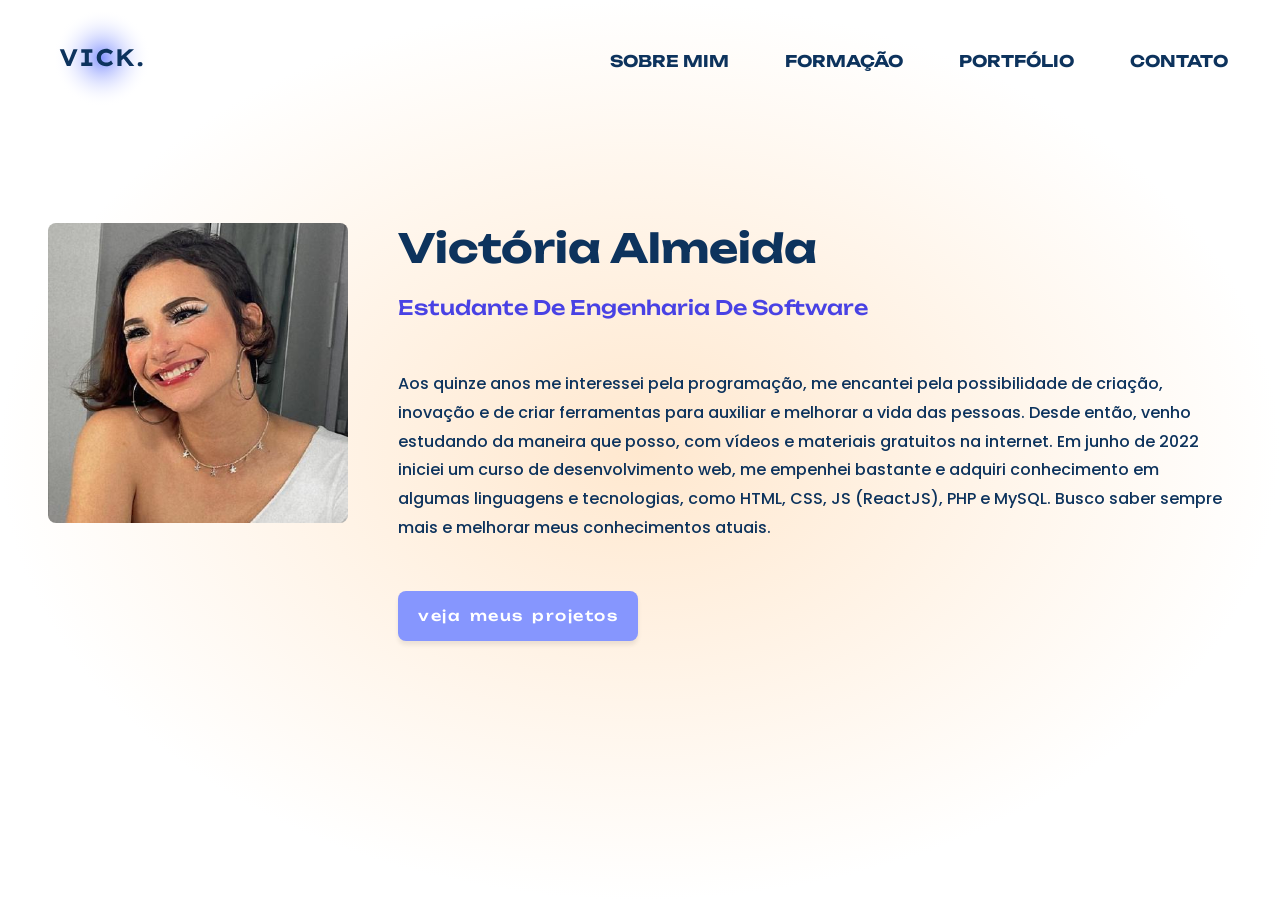
<file: index.html>
<!doctype html>
<html lang="pt-br">
  <head>
    <meta charset="UTF-8" />
    <meta name="viewport" content="width=device-width, initial-scale=1.0" />
    <title>Victória Almeida - Portfólio pessoal</title>
    <link rel="stylesheet" href="./assets/index.css" />
    <link rel="stylesheet" href="./assets/sobremim.css" />
    <link rel="stylesheet" href="./assets/header.css" />
    <script src="./script.js" defer></script>
  </head>
  <body>
    <header class="header">
      <div class="header-container">
        <div class="logo">
          <img src="./assets/imgs/logo.svg" alt="vick." />
        </div>

        <button class="btn-menu" id="btn-menu">
          <span class="menu-icon">☰</span>
        </button>

        <nav class="navbar" id="navbar">
          <ul class="navbar-links" id="nav-links">
            <li><a href="./index.html" class="link-header">Sobre mim</a></li>
            <li><a href="./formacao.html" class="link-header">Formação</a></li>
            <li>
              <a href="./portfolio.html" class="link-header">Portfólio</a>
            </li>
            <li><a href="./contato.html" class="link-header">Contato</a></li>
          </ul>
        </nav>
      </div>
    </header>
    <main class="container container-aboutme">
      <div class="img-container">
        <img src="./assets/imgs/victoria-almeida.jpg" alt="Victória Almeida" />
      </div>
      <section class="info">
        <h1 class="name">Victória Almeida</h1>
        <h2 class="position">Estudante de Engenharia de Software</h2>
        <p class="description-me">
          Aos quinze anos me interessei pela programação, me encantei pela
          possibilidade de criação, inovação e de criar ferramentas para
          auxiliar e melhorar a vida das pessoas. Desde então, venho estudando
          da maneira que posso, com vídeos e materiais gratuitos na internet. Em
          junho de 2022 iniciei um curso de desenvolvimento web, me empenhei
          bastante e adquiri conhecimento em algumas linguagens e tecnologias,
          como HTML, CSS, JS (ReactJS), PHP e MySQL. Busco saber sempre mais e
          melhorar meus conhecimentos atuais.
        </p>
        <a href="./portfolio.html">
          <button class="btn-projects">veja meus projetos</button>
        </a>
      </section>
    </main>
  </body>
</html>
</file>
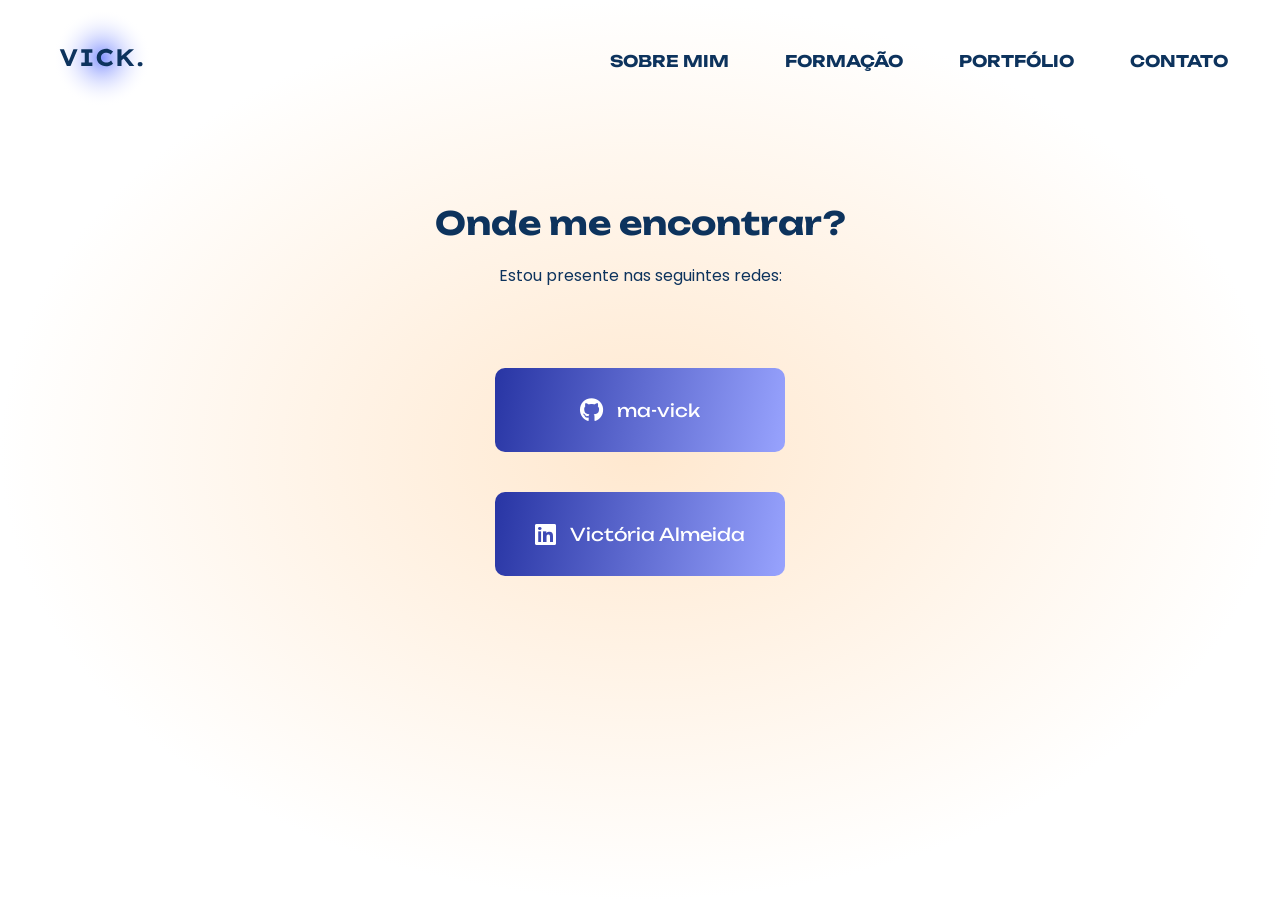
<file: contato.html>
<!doctype html>
<html lang="pt-br">
  <head>
    <meta charset="UTF-8" />
    <meta name="viewport" content="width=device-width, initial-scale=1.0" />
    <title>Victória Almeida - Portfólio pessoal</title>

    <link rel="stylesheet" href="./assets/index.css" />
    <link rel="stylesheet" href="./assets/header.css" />
    <link rel="stylesheet" href="./assets/contact.css" />
    <script src="./script.js" defer></script>

    <!-- Ícones -->
    <link
      rel="stylesheet"
      href="https://cdnjs.cloudflare.com/ajax/libs/font-awesome/6.5.0/css/all.min.css"
    />
  </head>

  <body>
    <header class="header">
      <div class="header-container">
        <div class="logo">
          <img src="./assets/imgs/logo.svg" alt="vick." />
        </div>

        <button class="btn-menu" id="btn-menu">
          <span class="menu-icon">☰</span>
        </button>

        <nav class="navbar" id="navbar">
          <ul class="navbar-links" id="nav-links">
            <li><a href="./index.html" class="link-header">Sobre mim</a></li>
            <li><a href="./formacao.html" class="link-header">Formação</a></li>
            <li>
              <a href="./portfolio.html" class="link-header">Portfólio</a>
            </li>
            <li><a href="./contato.html" class="link-header">Contato</a></li>
          </ul>
        </nav>
      </div>
    </header>

    <main class="container-contact">
      <h1>Onde me encontrar?</h1>

      <p class="where-p">Estou presente nas seguintes redes:</p>

      <ul class="social-medias-list">
        <li class="social-media">
          <a href="https://github.com/ma-vick" target="_blank">
            <i class="fa-brands fa-github"></i>
            <span class="nickname">ma-vick</span>
          </a>
        </li>

        <li class="social-media">
          <a
            href="https://www.linkedin.com/in/vict%C3%B3ria-almeida-bb28b2248/"
            target="_blank"
          >
            <i class="fa-brands fa-linkedin"></i>
            <span class="nickname">Victória Almeida</span>
          </a>
        </li>
      </ul>
    </main>
  </body>
</html>
</file>
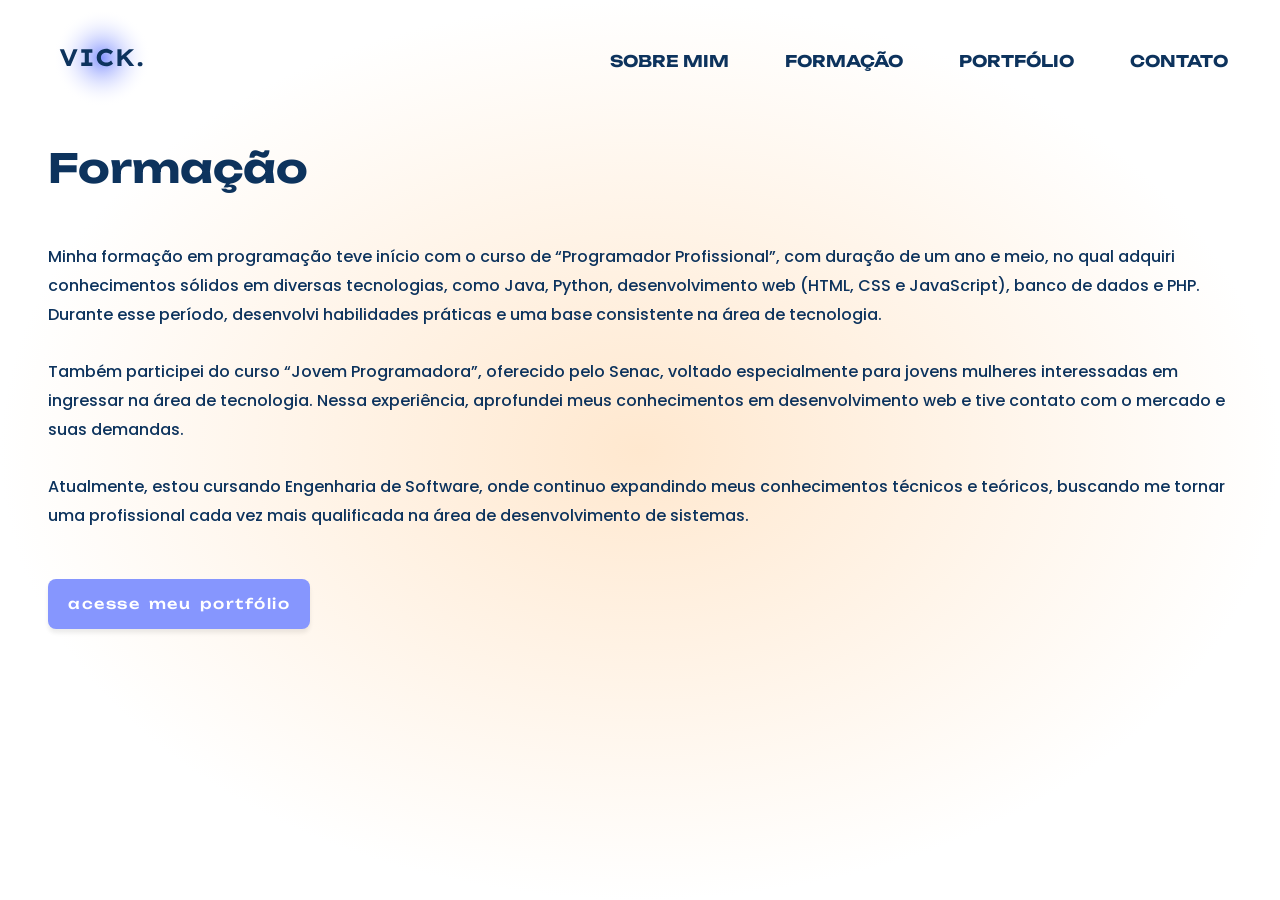
<file: formacao.html>
<!doctype html>
<html lang="pt-br">
  <head>
    <meta charset="UTF-8" />
    <meta name="viewport" content="width=device-width, initial-scale=1.0" />
    <title>Victória Almeida - Portfólio pessoal</title>
    <link rel="stylesheet" href="./assets/formacao.css" />
    <link rel="stylesheet" href="./assets/index.css" />
    <link rel="stylesheet" href="./assets/header.css" />
    <script src="./script.js" defer></script>
  </head>
  <body>
    <header class="header">
      <div class="header-container">
        <div class="logo">
          <img src="./assets/imgs/logo.svg" alt="vick." />
        </div>

        <button class="btn-menu" id="btn-menu">
          <span class="menu-icon">☰</span>
        </button>

        <nav class="navbar" id="navbar">
          <ul class="navbar-links" id="nav-links">
            <li><a href="./index.html" class="link-header">Sobre mim</a></li>
            <li><a href="./formacao.html" class="link-header">Formação</a></li>
            <li>
              <a href="./portfolio.html" class="link-header">Portfólio</a>
            </li>
            <li><a href="./contato.html" class="link-header">Contato</a></li>
          </ul>
        </nav>
      </div>
    </header>
    <main class="container container-aboutme">
      <section class="info">
        <h1 class="title">Formação</h1>
        <p class="description-me">
          Minha formação em programação teve início com o curso de “Programador
          Profissional”, com duração de um ano e meio, no qual adquiri
          conhecimentos sólidos em diversas tecnologias, como Java, Python,
          desenvolvimento web (HTML, CSS e JavaScript), banco de dados e PHP.
          Durante esse período, desenvolvi habilidades práticas e uma base
          consistente na área de tecnologia. <br><br> Também participei do curso “Jovem
          Programadora”, oferecido pelo Senac, voltado especialmente para jovens
          mulheres interessadas em ingressar na área de tecnologia. Nessa
          experiência, aprofundei meus conhecimentos em desenvolvimento web e
          tive contato com o mercado e suas demandas. <br><br> Atualmente, estou cursando
          Engenharia de Software, onde continuo expandindo meus conhecimentos
          técnicos e teóricos, buscando me tornar uma profissional cada vez mais
          qualificada na área de desenvolvimento de sistemas.
        </p>
        <a href="./portfolio.html">
          <button class="btn-projects">acesse meu portfólio</button>
        </a>
      </section>
    </main>
  </body>
</html>
</file>
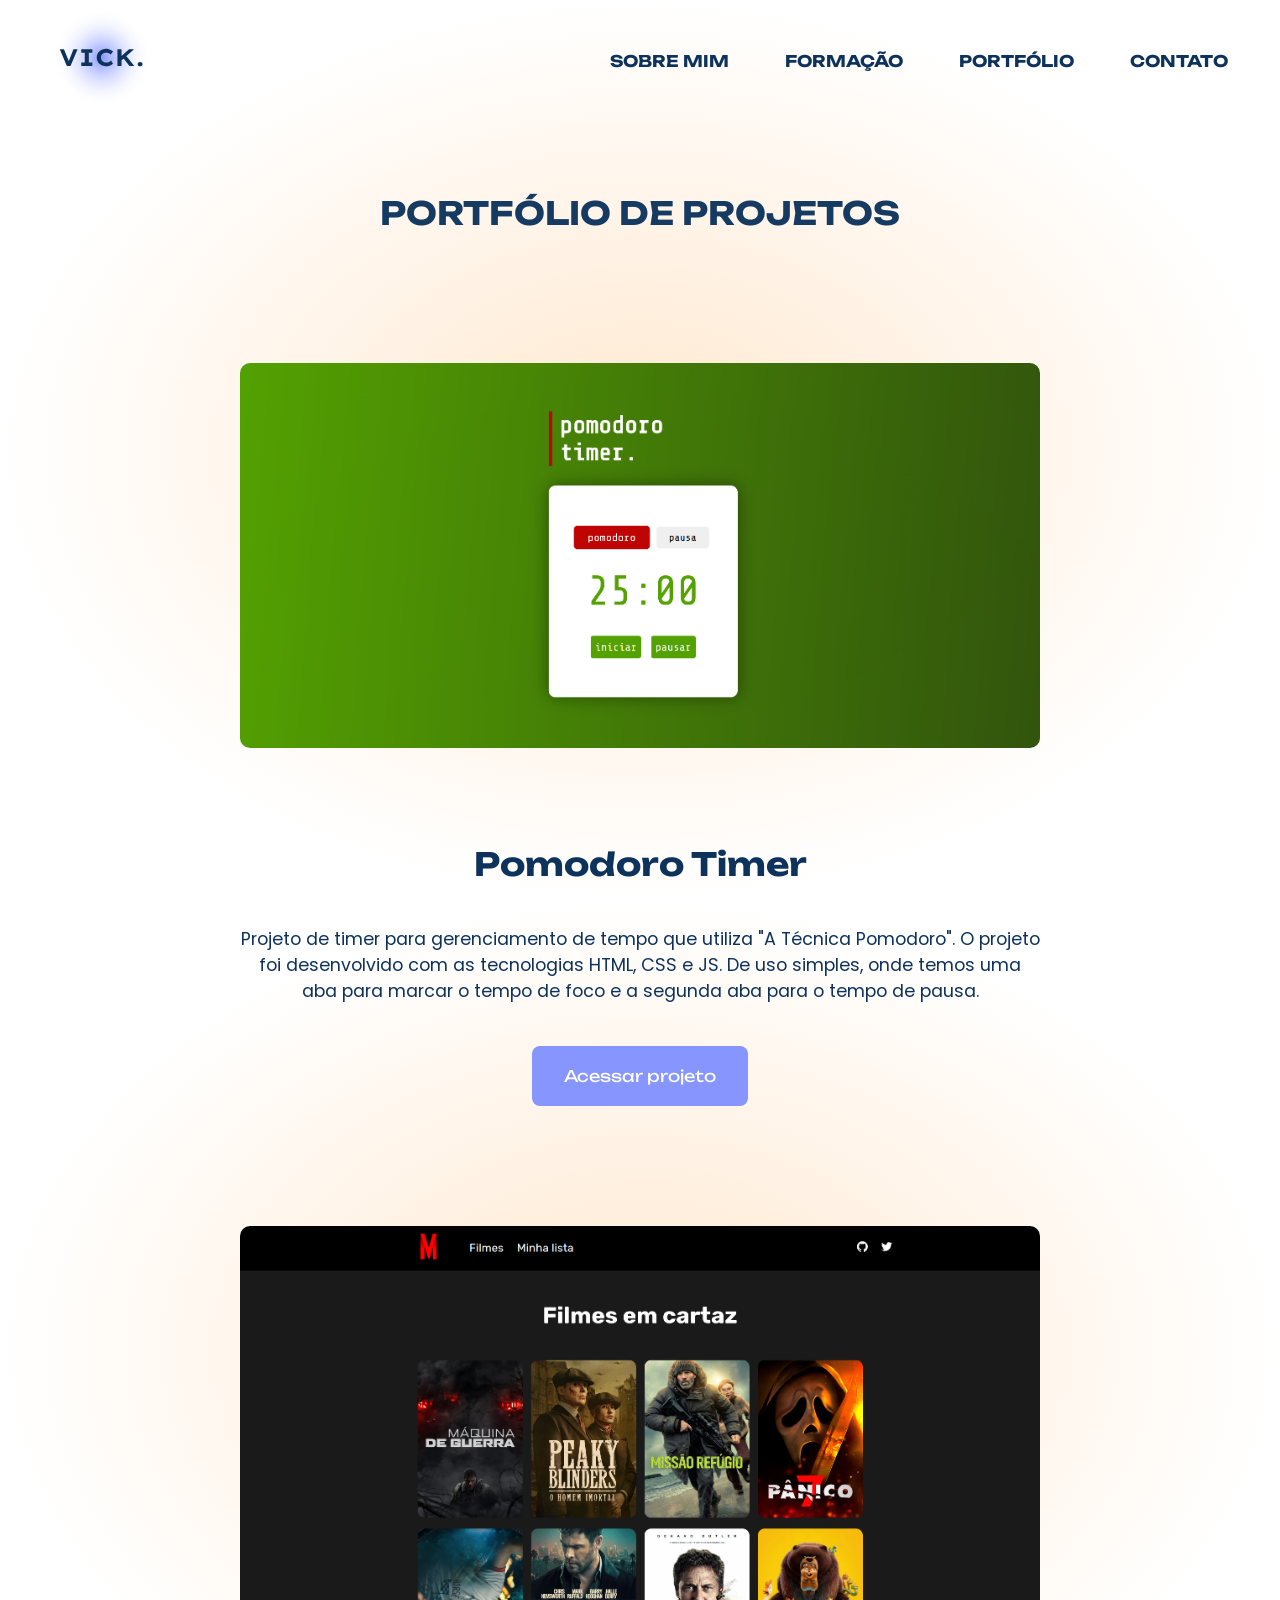
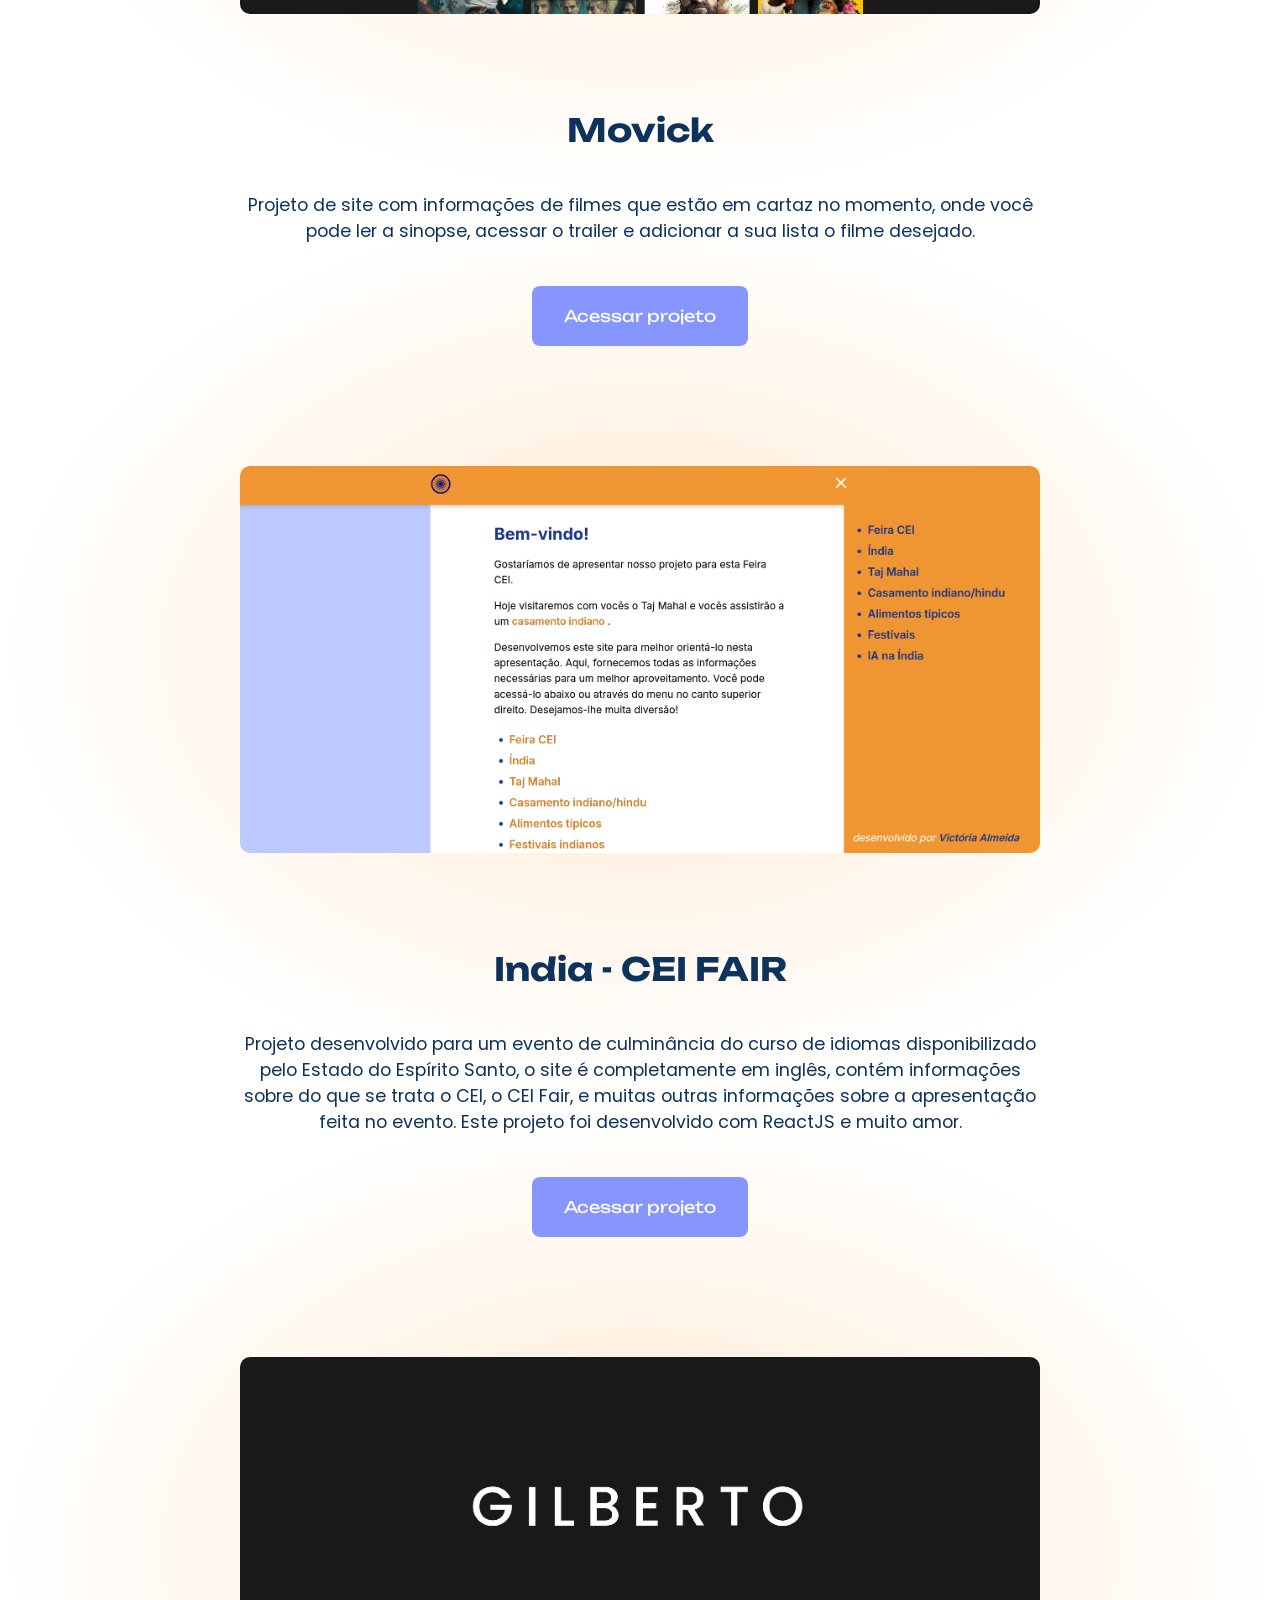
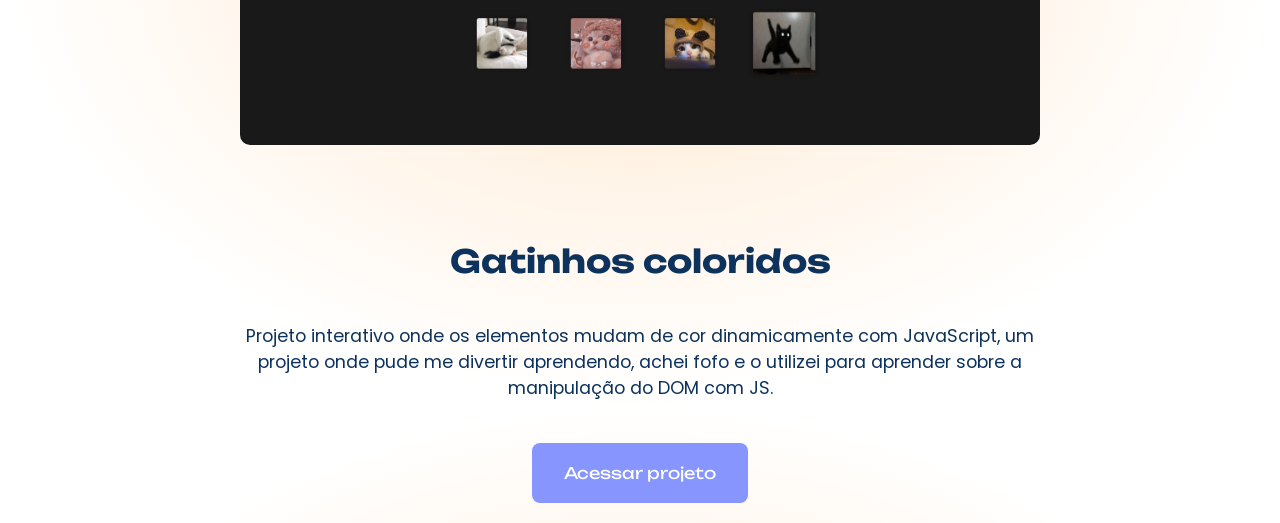
<file: portfolio.html>
<!doctype html>
<html lang="pt-br">
  <head>
    <meta charset="UTF-8" />
    <meta name="viewport" content="width=device-width, initial-scale=1.0" />
    <title>Victória Almeida - Portfólio pessoal</title>
    <link rel="stylesheet" href="./assets/index.css" />
    <link rel="stylesheet" href="./assets/header.css" />
    <link rel="stylesheet" href="./assets/portfolio.css" />
    <script src="./script.js" defer></script>
  </head>
  <body>
    <header class="header">
      <div class="header-container">
        <div class="logo">
          <img src="./assets/imgs/logo.svg" alt="vick." />
        </div>

        <button class="btn-menu" id="btn-menu">
          <span class="menu-icon">☰</span>
        </button>

        <nav class="navbar" id="navbar">
          <ul class="navbar-links" id="nav-links">
            <li><a href="./index.html" class="link-header">Sobre mim</a></li>
            <li><a href="./formacao.html" class="link-header">Formação</a></li>
            <li>
              <a href="./portfolio.html" class="link-header">Portfólio</a>
            </li>
            <li><a href="./contato.html" class="link-header">Contato</a></li>
          </ul>
        </nav>
      </div>
    </header>
    <main class="container main-projects">
      <h1 class="title-projects">Portfólio de projetos</h1>
      <section class="projects-container">
        <div class="content-project">
          <a target="_blank" href="https://ma-vick.github.io/pomodoro-timer/">
            <img src="./assets/imgs/pomodoro-img.png" alt="Pomodoro Timer" />
          </a>
          <h2>Pomodoro Timer</h2>
          <p class="description-project">
            Projeto de timer para gerenciamento de tempo que utiliza "A Técnica
            Pomodoro". O projeto foi desenvolvido com as tecnologias HTML, CSS e
            JS. De uso simples, onde temos uma aba para marcar o tempo de foco e
            a segunda aba para o tempo de pausa.
          </p>
          <a href="https://ma-vick.github.io/pomodoro-timer/" target="_blank">
            <button>Acessar projeto</button>
          </a>
        </div>

        <div class="content-project">
          <a target="_blank" href="https://movick.netlify.app/">
            <img src="./assets/imgs/movick-img.png" alt="Movick" />
          </a>
          <h2>Movick</h2>
          <p class="description-project">
            Projeto de site com informações de filmes que estão em cartaz no
            momento, onde você pode ler a sinopse, acessar o trailer e adicionar
            a sua lista o filme desejado.
          </p>
          <a href="https://movick.netlify.app/" target="_blank">
            <button>Acessar projeto</button>
          </a>
        </div>

        <div class="content-project">
          <a target="_blank" href="https://india-ceifair.netlify.app/">
            <img src="./assets/imgs/india-img.png" alt="India - CEI FAIR" />
          </a>
          <h2>India - CEI FAIR</h2>
          <p class="description-project">
            Projeto desenvolvido para um evento de culminância do curso de
            idiomas disponibilizado pelo Estado do Espírito Santo, o site é
            completamente em inglês, contém informações sobre do que se trata o
            CEI, o CEI Fair, e muitas outras informações sobre a apresentação
            feita no evento. Este projeto foi desenvolvido com ReactJS e muito
            amor.
          </p>
          <a href="https://india-ceifair.netlify.app/" target="_blank">
            <button>Acessar projeto</button>
          </a>
        </div>

        <div class="content-project">
          <a
            target="_blank"
            href="https://ma-vick.github.io/cats-change-color/"
          >
            <img
              src="./assets/imgs/gatinhos-img.png"
              alt="Gatinhos coloridos"
            />
          </a>
          <h2>Gatinhos coloridos</h2>
          <p class="description-project">
            Projeto interativo onde os elementos mudam de cor dinamicamente com
            JavaScript, um projeto onde pude me divertir aprendendo, achei fofo
            e o utilizei para aprender sobre a manipulação do DOM com JS.
          </p>
          <a
            href="https://ma-vick.github.io/cats-change-color/"
            target="_blank"
          >
            <button>Acessar projeto</button>
          </a>
        </div>
      </section>
    </main>
  </body>
</html>
</file>
<file: assets/index.css>
@import url("https://fonts.googleapis.com/css2?family=Unbounded:wght@200;300;400;500;600;700;800;900&display=swap");

@import url("https://fonts.googleapis.com/css2?family=Poppins:ital,wght@0,100;0,200;0,300;0,400;0,500;0,600;0,700;0,800;0,900;1,100;1,200;1,300;1,400;1,500;1,600;1,700;1,800;1,900&display=swap");

:root {
  --bg-color: #fff3e6;
  --font-color: #0d335d;
  --primary-color: #1a508b;
  --secundary-color: #8696fe;
  --primary-font: "Poppins", sans-serif;
  --secundary-font: "Unbounded", sans-serif;
}

* {
  margin: 0;
  padding: 0;
  box-sizing: border-box;
  font-family: var(--primary-font);
}

body,
html {
  height: 100%;
}

body {
  min-height: 100vh;
  color: var(--font-color);
  background: radial-gradient(50% 50% at 50% 50%, #ffe8cf 0%, #fff 100%);
  font-family: "Poppins", sans-serif;
}

h1,
h2,
a {
  font-family: "Unbounded", sans-serif;
}

.container {
  max-width: 1224px;
  margin: 0 auto;
  padding: 20px;
}

.selected {
  background: radial-gradient(50% 50% at 50% 50%, #ffcf9c 0%, transparent 100%);
}
</file>
<file: assets/sobremim.css>
.container-aboutme {
  display: flex;
  gap: 50px;
  padding: 100px 20px;
}

.img-container img {
  width: 300px;
  border-radius: 8px;
}

.name {
  font-size: 2.5rem;
  margin-bottom: 22px;
  color: #0d335d;
  font-family: "Unbounded", sans-serif;
  font-weight: 700;
}

.position {
  color: #4942e4;
  font-family: "Unbounded", sans-serif;
  font-size: 1.25rem;
  font-weight: 500;
  text-transform: capitalize;
}

.description-me {
  color: #0d335d;
  font-size: 1rem;
  font-weight: 500;
  line-height: 1.8rem;
  margin-top: 50px;
}

.btn-projects {
  cursor: pointer;
  border: none;
  border-radius: 8px;
  background: #8696fe;
  box-shadow: 0px 4px 4px 0px rgba(0, 0, 0, 0.08);
  padding: 16px 20px;
  margin-top: 48px;
  transition: 0.3s ease;
  text-decoration: none;
  color: #fff;
  font-size: .9rem;
  font-family: "Unbounded", sans-serif;
  font-weight: 500;
  letter-spacing: 1.5px;
  word-spacing: 3px;
}

.btn-projects:hover {
  background-color: #7386ff;
}

@media screen and (max-width: 770px) {
  .container {
    display: flex;
    flex-direction: column;
    align-items: center;
  }

  .img-container img {
    width: 220px;
  }

  .info {
    padding: 0 20px;
  }

  .name {
    font-size: 1.8rem;
  }

  .position {
    font-size: 1rem;
  }

  .description-me {
    font-size: .9rem;
    line-height: 25px;
    margin-top: 35px;
  }

  .btn-projects {
    font-size: .7rem;
  }
}
</file>
<file: assets/header.css>
.header-container {
  display: flex;
  align-items: center;
  justify-content: space-between;
  padding: 8px 24px;
  max-width: 1224px;
  margin: 0 auto;
}

a {
  color: black;
  text-decoration: none;
}

/* menu desktop */
.navbar-links {
  display: flex;
  align-items: center;
  gap: 56px;
  list-style: none;
}

/* links */
.link-header {
  color: #0d335d;
  font-family: "Unbounded", sans-serif;
  font-weight: 700;
  text-transform: uppercase;
  padding: 18px 0;
  font-size: 1rem;
}

.link-header:hover {
  background: radial-gradient(50% 50% at 50% 50%, #ffcf9c 0%, transparent 100%);
}

/* botão hamburguer */
.btn-menu {
  display: none;
  background: none;
  border: none;
}

.menu-icon {
  font-size: 2rem;
  cursor: pointer;
  color: #0d335d;
}

@media screen and (max-width: 770px) {
  .btn-menu {
    display: block;
  }

  .navbar {
    position: absolute;
    top: 70px;
    right: 0;
    width: 100%;
    background: white;
    display: none;
    flex-direction: column;
    align-items: center;
    padding: 20px 0;
    box-shadow: 0px 4px 10px rgba(0, 0, 0, 0.1);
  }

  .navbar.active {
    display: flex;
  }

  .navbar-links {
    flex-direction: column;
    gap: 20px;
  }
}
</file>
<file: assets/contact.css>
.container-contact {
  display: flex;
  flex-direction: column;
  align-items: center;
  text-align: center;
}

.container-contact h1 {
  font-family: "Unbounded", sans-serif;
  margin-top: 80px;
}

.where-p {
  margin: 20px 0;
  font-size: 1rem;
}

.social-medias-list {
  padding: 0;
  margin-top: 20px;
}

.social-media {
  list-style: none;
  margin: 40px 0;
}

.social-media a {
  display: flex;
  align-items: center;
  gap: 14px;
  justify-content: center;

  text-decoration: none;
  color: white;

  font-size: 1.1rem;

  background: linear-gradient(
    100deg,
    rgba(40, 53, 164, 1) 0%,
    rgba(152, 163, 254, 1) 100%
  );

  padding: 30px 40px;
  border-radius: 10px;

  transition: 0.3s ease;
}

.social-media a:hover {
  transform: scale(1.08);
  background: linear-gradient(
    0deg,
    rgba(40, 53, 164, 1) 0%,
    rgba(152, 163, 254, 1) 100%
  );
}

/* ícones */
.social-media i {
  font-size: 1.5rem;
}

/* nome */
.nickname {
  font-family: "Unbounded", sans-serif;
}

/* responsivo */
@media screen and (max-width: 770px) {
  .container-contact h1 {
    font-size: 1.3rem;
  }

  .where-p {
    font-size: 0.9rem;
    max-width: 90%;
  }

  .social-media a {
    font-size: 0.9rem;
    padding: 10px 25px;
  }
}
</file>
<file: assets/formacao.css>
.container-aboutme {
  display: flex;
  gap: 50px;
  padding: 100px 20px;
}

.img-container img {
  width: 300px;
  border-radius: 8px;
}

.title {
  font-size: 2.5rem;
  margin-bottom: 22px;
  color: #0d335d;
  font-family: "Unbounded", sans-serif;
  font-weight: 700;
}

.position {
  color: #4942e4;
  font-family: "Unbounded", sans-serif;
  font-size: 1.25rem;
  font-weight: 500;
  text-transform: capitalize;
}

.description-me {
  color: #0d335d;
  font-size: 1rem;
  font-weight: 500;
  line-height: 1.8rem;
  margin-top: 50px;
}

.btn-projects {
  cursor: pointer;
  border: none;
  border-radius: 8px;
  background: #8696fe;
  box-shadow: 0px 4px 4px 0px rgba(0, 0, 0, 0.08);
  padding: 16px 20px;
  margin-top: 48px;
  transition: 0.3s ease;
  text-decoration: none;
  color: #fff;
  font-size: .9rem;
  font-family: "Unbounded", sans-serif;
  font-weight: 500;
  letter-spacing: 1.5px;
  word-spacing: 3px;
}

.btn-projects:hover {
  background-color: #7386ff;
}

@media screen and (max-width: 770px) {
  .container {
    display: flex;
    flex-direction: column;
    align-items: center;
  }

  .img-container img {
    width: 220px;
  }

  .info {
    padding: 0 20px;
  }

  .name {
    font-size: 1.8rem;
  }

  .position {
    font-size: 1rem;
  }

  .description-me {
    font-size: .9rem;
    line-height: 25px;
    margin-top: 35px;
  }

  .btn-projects {
    font-size: .7rem;
  }
}
</file>
<file: assets/portfolio.css>
.title-projects {
  color: #0d335df5;
  font-family: "Unbounded", sans-serif;
  font-weight: 700;
  text-transform: uppercase;
  margin: 50px 0;
  text-align: center;
}

.main-projects {
  display: flex;
  flex-direction: column;
  margin-bottom: 80px;
}

.projects-container {
  display: flex;
  flex-direction: column;
  gap: 40px;
  align-items: center;
}

.content-project {
  display: flex;
  flex-direction: column;
  align-items: center;
  gap: 12px;
  text-align: center;
}

/* imagem */
.content-project img {
  width: 100%;
  max-width: 800px;
  border-radius: 10px;
  margin: 80px 0;
}

/* título */
.content-project h2 {
  font-family: "Unbounded", sans-serif;
  font-size: 2rem;
}

/* descrição */
.description-project {
  font-size: 1.1rem;
  max-width: 800px;
  margin: 30px 0;
}

/* botão */
.content-project button {
  cursor: pointer;
  border: none;
  border-radius: 8px;
  background: #8696fe;
  padding: 20px 32px;
  color: #fff;
  font-size: 1rem;
  font-family: "Unbounded", sans-serif;
  transition: 0.3s;
}

.content-project button:hover {
  background: #7386ff;
}
</file>
